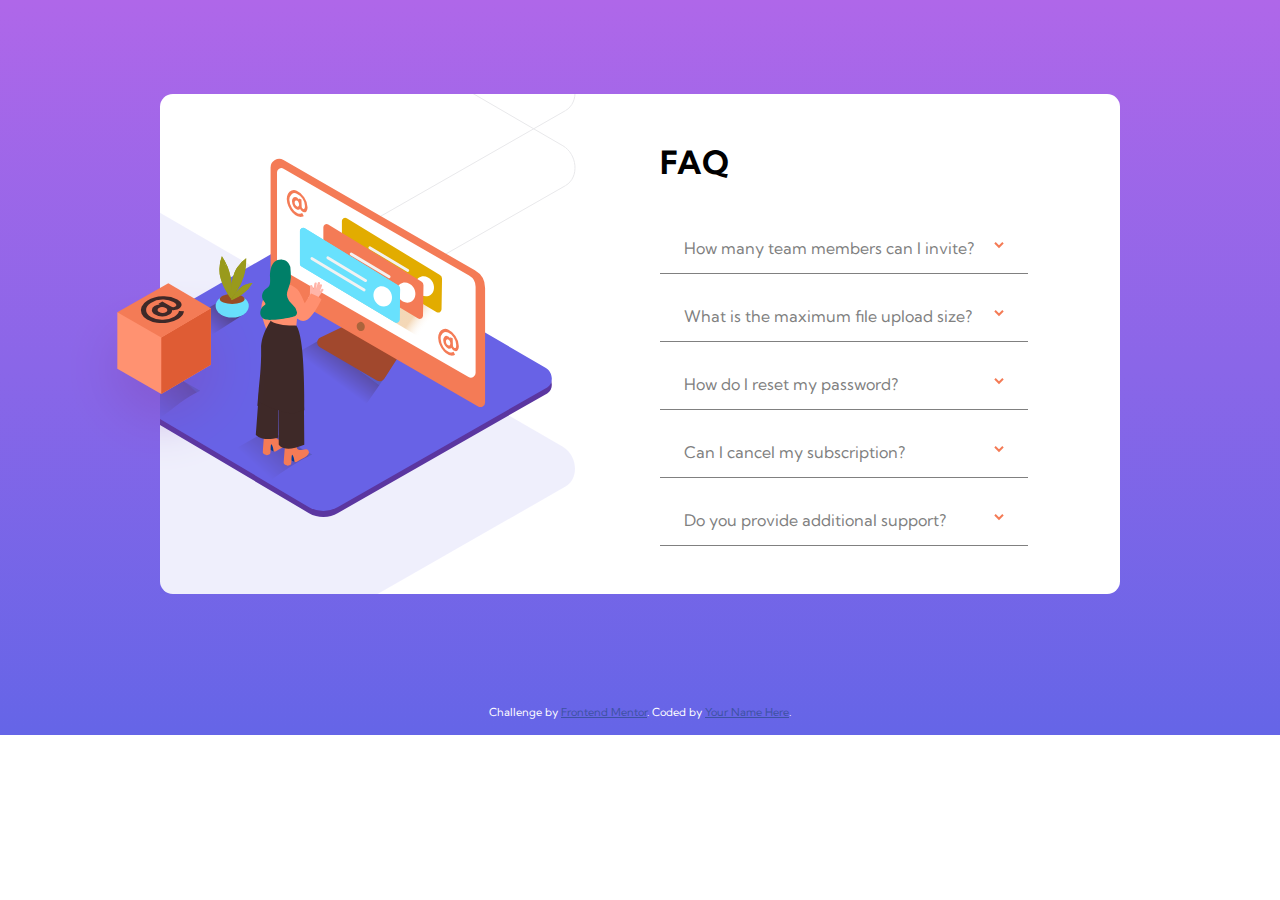
<file: faq-accordion-card-main/index.html>
<!DOCTYPE html>
<html lang="en">
<head>
  <meta charset="UTF-8">
  <meta name="viewport" content="width=device-width, initial-scale=1.0"> <!-- displays site properly based on user's device -->

  <link rel="icon" type="image/png" sizes="32x32" href="./images/favicon-32x32.png">
  <link rel="stylesheet" href="style.css">
  <title>Frontend Mentor | FAQ Accordion Card</title>

    
      
</head>
<body>
  
  <div class="card">
      <div class="bg">
        <div class="flex container">
          <div class="woman">
            <img class="" src="./images/illustration-woman-online-desktop.svg" alt="" srcset="">
          </div>
          <div class="woman-sm">
            <img class="" src="./images/illustration-woman-online-mobile.svg" alt="" srcset="">
          </div>
          <img class="box" src="./images/illustration-box-desktop.svg" alt="">
        </div>
      </div>
      
      <div class="faq flex">

        <div class="header">
          FAQ
        </div>
        
        <div class="faq-holder">
          <div class="faq-question">
            How many team members can I invite? <span class="icon-flex"><img  class="icon" src="./images/icon-arrow-down.svg" alt="" srcset=""></span>
          </div>
          <div class="faq-answer">
            You can invite up to 2 additional users on the Free plan. There is no limit on 
            team members for the Premium plan.
          </div>
        </div>

        <div class="faq-holder">
          <div class="faq-question">
            What is the maximum file upload size? <span class="icon-flex"><img class="icon" src="./images/icon-arrow-down.svg" alt="" srcset=""></span>
          </div>
          <div class="faq-answer">
            No more than 2GB. All files in your account must fit your allotted storage space.
          </div>
        </div>

        <div class="faq-holder">
          <div class="faq-question">
            How do I reset my password? <span class="icon-flex"><img class="icon" src="./images/icon-arrow-down.svg" alt="" srcset=""></span>
          </div>
          <div class="faq-answer">
            Click “Forgot password” from the login page or “Change password” from your profile page.
            A reset link will be emailed to you.
          </div>
        </div>

        <div class="faq-holder">
          <div class="faq-question">
            Can I cancel my subscription? <span class="icon-flex"><img class="icon" src="./images/icon-arrow-down.svg" alt="" srcset=""></span>
          </div>
          <div class="faq-answer">
            Yes! Send us a message and we’ll process your request no questions asked.
          </div>
        </div>

        <div class="faq-holder">
          <div class="faq-question">
            Do you provide additional support?  <span class="icon-flex"><img class="icon" src="./images/icon-arrow-down.svg" alt="" srcset=""></span>
          </div>
          <div class="faq-answer">
            Chat and email support is available 24/7. Phone lines are open during normal business hours.
          </div>
        </div>
      </div>
  </div>


  <div class="attribution">
    Challenge by <a href="https://www.frontendmentor.io?ref=challenge" target="_blank">Frontend Mentor</a>. 
    Coded by <a href="#">Your Name Here</a>.
  </div>

<script src="./index.js"></script>
</body>
</html>
</file>
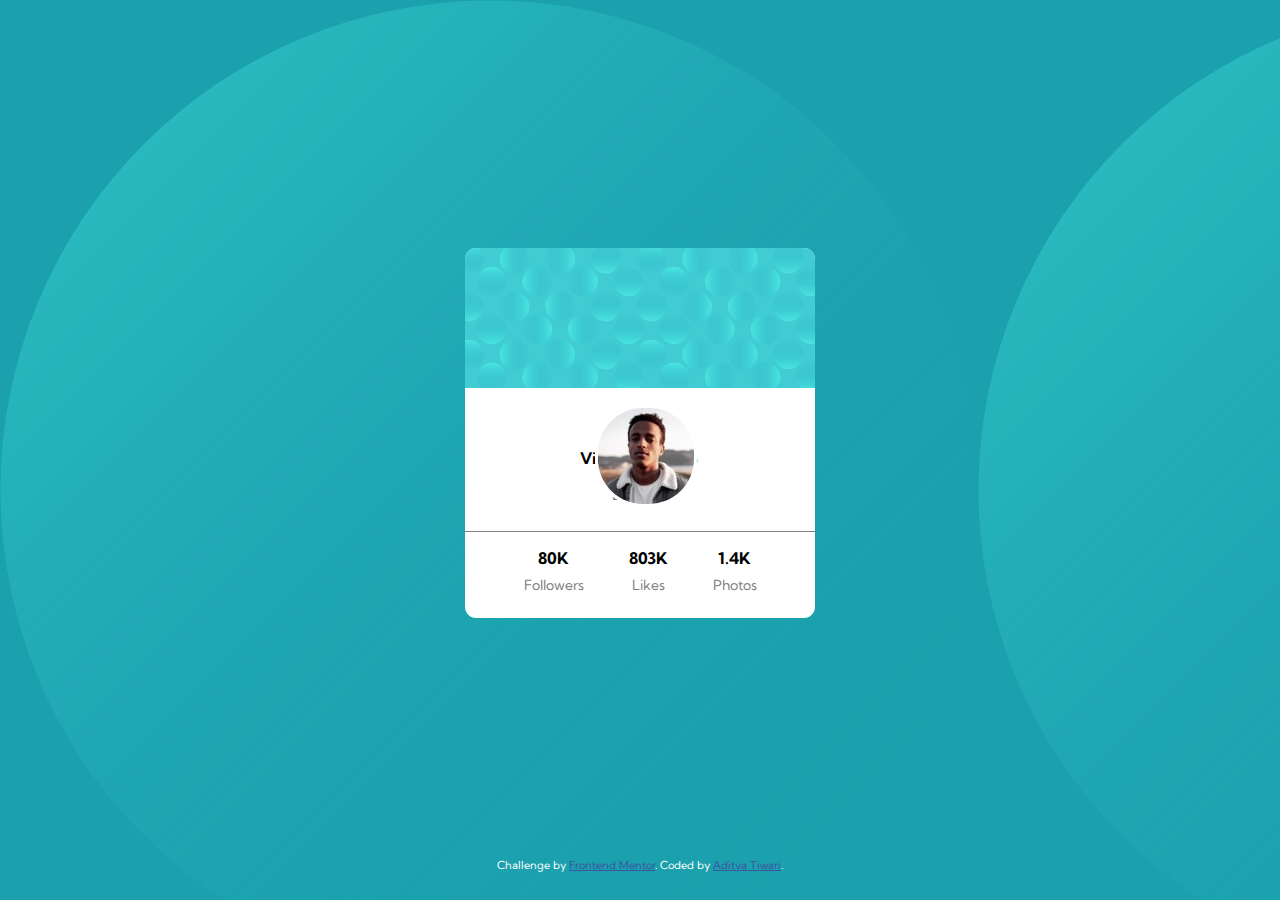
<file: profile-card-component-main/index.html>
<!DOCTYPE html>
<html lang="en">
<head>
  <meta charset="UTF-8">
  <meta name="viewport" content="width=device-width, initial-scale=1.0"> <!-- displays site properly based on user's device -->

  <link rel="icon" type="image/png" sizes="32x32" href="./images/favicon-32x32.png">
  <link rel="stylesheet" href="./style.css">
  <title>Frontend Mentor | Profile card component</title>

  <!-- Feel free to remove these styles or customise in your own stylesheet 👍 -->
  <style>
    .attribution { font-size: 11px; text-align: center; }
    .attribution a { color: hsl(228, 45%, 44%); }
  </style>
</head>
<body>
  
  <div class="flex">
    <div class="card">
      <!-- card image -->
      <div class="card-image">
        <img src="./images/bg-pattern-card.svg" alt="">
      </div>
      
      <!-- profile image -->
      <div class="profile-image flex">
        <img src="./images/image-victor.jpg" alt="">
      </div>
      
      <!-- card profile -->
      <div class="personal-info flex">
        <div class="name">
          Victor Crest <span class="age">26</span>  
          <div class="location flex">
            London
          </div>
        </div>
      </div>

      <!-- card stats -->
      <div class="stats flex">
        <div class="info flex">
          <span class="count">80K</span> 
          <span class="detail">Followers</span>
        </div>
        <div class="info flex">
          <span class="count">803K</span> 
          <span class="detail">Likes</span>
        </div>
        <div class="info flex">
          <span class="count">1.4K</span> 
          <span class="detail">Photos</span>          
        </div>
      </div>
    </div>
  </div>
  
  <!-- footer -->
  <div class="attribution">
    Challenge by <a href="https://www.frontendmentor.io?ref=challenge" target="_blank">Frontend Mentor</a>. 
    Coded by <a href="#">Aditya Tiwari</a>.
  </div>
</body>
</html>
</file>
<file: faq-accordion-card-main/style.css>
@import url('https://fonts.googleapis.com/css2?family=Kumbh+Sans&display=swap');

:root{
    --primary-color: ;
    --secondary-color: ;
}

*{
    padding: 0;
    margin: 0;
    box-sizing: border-box;
}

body{
    font-family: 'Kumbh Sans', sans-serif;
    background: linear-gradient(180deg, #af67e9, #6565e7) no-repeat;
}

.flex {
    display: flex;
    flex-direction: column;
}
.card{
    max-width: 75%;
    margin: 5.9rem auto;
    padding: 0rem;
    background-color: white;
    color: black;
    border-radius: 0.8rem;
    display: grid;
    grid-template-columns: 1fr 1fr;
}

.bg{
    background-image: url("./images/bg-pattern-desktop.svg");
    background-repeat: no-repeat;
    width: 500px;
    height: 500px;
    margin: 0;
    padding: 0;
    background-position: -550px -300px; 
}

.woman {
    overflow: hidden;
}
.woman img{
    max-width: 100%;
    margin: 4rem 0 0 -5rem;
}

.woman-sm{
    display: none;
}

.box {
    max-width: 40%;
    margin: -15rem 0 0 -6rem;
    overflow: show;
}

.header{
    color: black;
    font-size: 2rem;
    font-weight: bolder;
    padding: 3rem 2rem 2rem 0;
}
.faq{
    color: grey;
}
.faq-holder {
    max-width: 80%;
    border-bottom: 1px solid grey;
    padding: 1.5rem;
    margin-bottom: 0.5rem;
}

.faq-question {
    display: inline;
}
.faq-answer {
    display: none;
    margin-top: 1.3rem;
}

.rotate{
    transition: transform 0.1s ease;
    transform: rotate(180deg);
}

.icon-flex{
    display: flex;
    justify-content: flex-end;
    cursor: pointer;
    margin-top: -1rem;
} 

.attribution { color: white; padding: 1rem; font-size: 11px; text-align: center; }
.attribution a { color: hsl(228, 45%, 44%); }


@media screen and (max-width: 960px){
    body{
        font-size: 16px;
    }
    .card{
        margin-top: 8rem;
        display: flex;
        flex-direction: column;
    }

    .bg{
        background-image: url("./images/bg-pattern-mobile.svg");
        background-position: 20px -13px;
        margin: 0 auto;
        width: auto;
        height: auto;
    }

    .woman{
        display: none;
    }

    .woman-sm{
        display: block;
        margin: -7rem auto 0 auto;
    }

    .box{
        display: none;
    }

    .header{
        display: flex;
        justify-content: center;
    }

    .faq-holder{
        display: flex;
        flex-direction: column;
        align-items: center;
        margin: auto auto;
    }

    .icon{
        justify-content: flex-end;
    }
}
</file>
<file: profile-card-component-main/style.css>
@import url('https://fonts.googleapis.com/css2?family=Kumbh+Sans&display=swap');


body{
    font-family: 'Kumbh Sans', sans-serif;
    background-image: url("./images/bg-pattern-bottom.svg");
    background-color: #1BA1AD;
}

.flex{
    display: flex;
    justify-content: center;
    align-items: center;
}

.card{
    max-width: 100%;
    background-color: white;
    margin: 15rem auto;
    border-radius: 0.7rem 0.7rem 0.7rem 0.7rem;
}

.card-image img{
    max-width: 100%;
    margin: 0 auto;
    position: relative;
    border-radius: 0.7rem 0.7rem 0 0;
}

.profile-image img{
    position: absolute;
    /* top: 325px; */
    /* left: 715px; */
    top: 45%;
    left: 46.5%;
    border-radius: 3rem;
    border: 3px solid white;
}
.personal-info{
    margin: 3.5rem auto 0.7rem auto;
    
}

.name{
    font-weight: bolder;
}

.age, .location{
    padding: 0.1rem;
    font-weight: normal;
    color: grey;
}

.location{
    padding: 1rem 0;
}

.stats{
    border-top: 1px solid grey;
}

.stats .flex{
    flex-direction: column;
    padding: 1rem 1rem;
}

.count{
    font-weight: bolder;
}

.detail{
    color: grey;
    margin: 0.5rem;
    font-size: 14px;
}

.attribution{
    color: white;
}
.attribution a{
    color: white;
}

@media screen and (max-width: 1200px){
    .profile-image img{
        left: 46%;
    }
}

@media screen and (max-width: 900px){
    .profile-image img{
        left: 43.3%;
    }
}


@media screen and (max-width: 600px){
    .profile-image img{
        left: 40%;
    }
}

@media screen and (max-width: 360px){
    .profile-image img{
        top: 45%;
        left: 35%;
    }
}

@media screen and (max-width: 300px){
    .profile-image img{
        top: 40%;
        left: 33%;
    }
}
</file>
